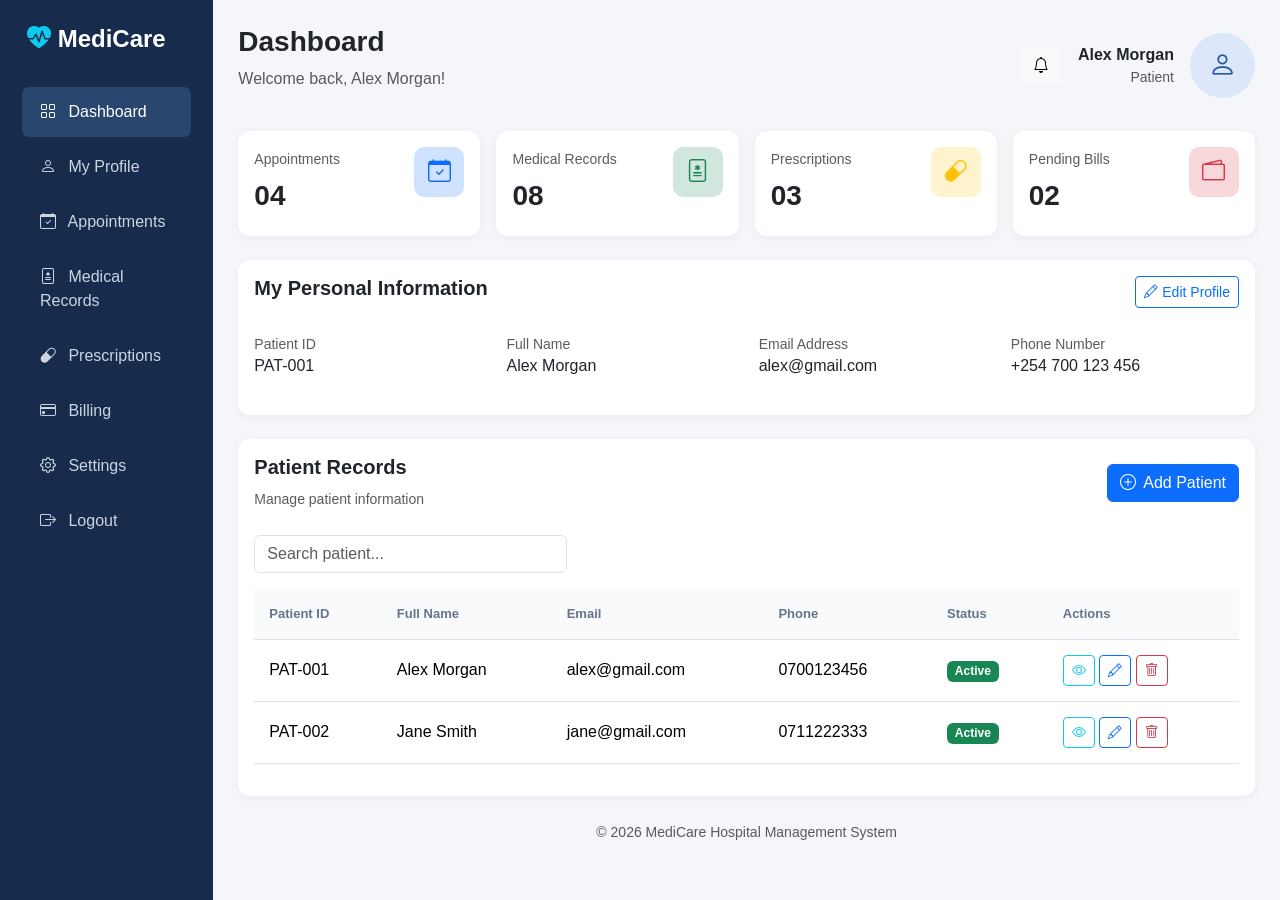
<file: patients/templates/dashboard.html>
<!DOCTYPE html>
<html lang="en">

<head>
    <meta charset="UTF-8">
    <meta name="viewport" content="width=device-width, initial-scale=1.0">
    <title>Bootstrap Illustration</title>
    <link rel="stylesheet" href="https://cdn.jsdelivr.net/npm/bootstrap@5.3.8/dist/css/bootstrap.min.css">
</head>

<body>
  
  
<!DOCTYPE html>
<html lang="en">
<head>
    <meta charset="UTF-8">
    <meta name="viewport" content="width=device-width, initial-scale=1.0">
    <title>Patient Dashboard - Hospital Management</title>

    <!-- Bootstrap CSS -->
    <link href="https://cdn.jsdelivr.net/npm/bootstrap@5.3.3/dist/css/bootstrap.min.css" rel="stylesheet">

    <!-- Bootstrap Icons -->
    <link href="https://cdn.jsdelivr.net/npm/bootstrap-icons@1.11.3/font/bootstrap-icons.css" rel="stylesheet">

    <style>
        body {
            background-color: #f4f6f9;
            font-family: Arial, sans-serif;
        }

        /* Sidebar */
        .sidebar {
            background: #172b4d;
            min-height: 100vh;
            color: white;
        }

        .sidebar h4 {
            padding: 25px 15px;
            font-weight: bold;
        }

        .sidebar a {
            display: block;
            color: #cbd5e1;
            padding: 13px 18px;
            text-decoration: none;
            border-radius: 7px;
            margin: 5px 10px;
        }

        .sidebar a:hover,
        .sidebar a.active {
            background: #29466e;
            color: white;
        }

        /* Main content */
        .main-content {
            padding: 25px;
        }

        /* Cards */
        .dashboard-card {
            border: none;
            border-radius: 12px;
            box-shadow: 0 2px 10px rgba(0,0,0,0.05);
        }

        .card-icon {
            width: 50px;
            height: 50px;
            border-radius: 10px;
            display: flex;
            align-items: center;
            justify-content: center;
            font-size: 23px;
        }

        /* Profile */
        .profile-card {
            border: none;
            border-radius: 12px;
            box-shadow: 0 2px 10px rgba(0,0,0,0.05);
        }

        .profile-image {
            width: 65px;
            height: 65px;
            border-radius: 50%;
            background: #dce8fa;
            color: #2455a4;
            display: flex;
            align-items: center;
            justify-content: center;
            font-size: 27px;
        }

        /* Table */
        .table-card {
            border: none;
            border-radius: 12px;
            box-shadow: 0 2px 10px rgba(0,0,0,0.05);
        }

        .table th {
            background: #f8fafc;
            color: #64748b;
            font-size: 13px;
            padding: 15px;
        }

        .table td {
            padding: 15px;
            vertical-align: middle;
        }

        @media(max-width: 768px) {
            .sidebar {
                min-height: auto;
            }

            .main-content {
                padding: 15px;
            }
        }
    </style>
</head>

<body>

<div class="container-fluid">
    <div class="row">

        <!-- SIDEBAR -->
        <div class="col-md-2 sidebar">

            <h4>
                <i class="bi bi-heart-pulse-fill text-info"></i>
                MediCare
            </h4>

            <a href="#" class="active">
                <i class="bi bi-grid me-2"></i> Dashboard
            </a>

            <a href="#">
                <i class="bi bi-person me-2"></i> My Profile
            </a>

            <a href="#">
                <i class="bi bi-calendar-check me-2"></i> Appointments
            </a>

            <a href="#">
                <i class="bi bi-file-medical me-2"></i> Medical Records
            </a>

            <a href="#">
                <i class="bi bi-capsule me-2"></i> Prescriptions
            </a>

            <a href="#">
                <i class="bi bi-credit-card me-2"></i> Billing
            </a>

            <a href="#">
                <i class="bi bi-gear me-2"></i> Settings
            </a>

            <a href="#">
                <i class="bi bi-box-arrow-right me-2"></i> Logout
            </a>

        </div>

        <!-- MAIN DASHBOARD -->
        <div class="col-md-10 main-content">

            <!-- TOP NAVBAR -->
            <div class="d-flex justify-content-between align-items-center mb-4">

                <div>
                    <h3 class="fw-bold">Dashboard</h3>
                    <p class="text-muted">Welcome back, Alex Morgan!</p>
                </div>

                <div class="d-flex align-items-center gap-3">

                    <button class="btn btn-light">
                        <i class="bi bi-bell"></i>
                    </button>

                    <div class="text-end">
                        <strong>Alex Morgan</strong>
                        <small class="d-block text-muted">Patient</small>
                    </div>

                    <div class="profile-image">
                        <i class="bi bi-person"></i>
                    </div>

                </div>
            </div>

            <!-- STATISTICS CARDS -->
            <div class="row g-3 mb-4">

                <div class="col-lg-3 col-md-6">
                    <div class="card dashboard-card p-3">
                        <div class="d-flex justify-content-between">
                            <div>
                                <small class="text-muted">Appointments</small>
                                <h3 class="fw-bold mt-2">04</h3>
                            </div>

                            <div class="card-icon bg-primary-subtle text-primary">
                                <i class="bi bi-calendar-check"></i>
                            </div>
                        </div>
                    </div>
                </div>

                <div class="col-lg-3 col-md-6">
                    <div class="card dashboard-card p-3">
                        <div class="d-flex justify-content-between">
                            <div>
                                <small class="text-muted">Medical Records</small>
                                <h3 class="fw-bold mt-2">08</h3>
                            </div>

                            <div class="card-icon bg-success-subtle text-success">
                                <i class="bi bi-file-medical"></i>
                            </div>
                        </div>
                    </div>
                </div>

                <div class="col-lg-3 col-md-6">
                    <div class="card dashboard-card p-3">
                        <div class="d-flex justify-content-between">
                            <div>
                                <small class="text-muted">Prescriptions</small>
                                <h3 class="fw-bold mt-2">03</h3>
                            </div>

                            <div class="card-icon bg-warning-subtle text-warning">
                                <i class="bi bi-capsule"></i>
                            </div>
                        </div>
                    </div>
                </div>

                <div class="col-lg-3 col-md-6">
                    <div class="card dashboard-card p-3">
                        <div class="d-flex justify-content-between">
                            <div>
                                <small class="text-muted">Pending Bills</small>
                                <h3 class="fw-bold mt-2">02</h3>
                            </div>

                            <div class="card-icon bg-danger-subtle text-danger">
                                <i class="bi bi-wallet2"></i>
                            </div>
                        </div>
                    </div>
                </div>

            </div>

            <!-- PATIENT PROFILE -->
            <div class="card profile-card mb-4">

                <div class="card-body">

                    <div class="d-flex justify-content-between mb-4">
                        <h5 class="fw-bold">My Personal Information</h5>

                        <button class="btn btn-outline-primary btn-sm">
                            <i class="bi bi-pencil"></i> Edit Profile
                        </button>
                    </div>

                    <div class="row">

                        <div class="col-md-3 mb-3">
                            <small class="text-muted">Patient ID</small>
                            <h6>PAT-001</h6>
                        </div>

                        <div class="col-md-3 mb-3">
                            <small class="text-muted">Full Name</small>
                            <h6>Alex Morgan</h6>
                        </div>

                        <div class="col-md-3 mb-3">
                            <small class="text-muted">Email Address</small>
                            <h6>alex@gmail.com</h6>
                        </div>

                        <div class="col-md-3 mb-3">
                            <small class="text-muted">Phone Number</small>
                            <h6>+254 700 123 456</h6>
                        </div>

                    </div>

                </div>
            </div>

            <!-- PATIENT RECORDS -->
            <div class="card table-card">

                <div class="card-body">

                    <div class="d-flex flex-wrap justify-content-between align-items-center mb-4">

                        <div>
                            <h5 class="fw-bold">Patient Records</h5>
                            <small class="text-muted">
                                Manage patient information
                            </small>
                        </div>

                        <button class="btn btn-primary">
                            <i class="bi bi-plus-circle me-1"></i>
                            Add Patient
                        </button>

                    </div>

                    <!-- SEARCH -->
                    <div class="row mb-3">

                        <div class="col-md-4">
                            <input type="text"
                                   class="form-control"
                                   placeholder="Search patient...">
                        </div>

                    </div>

                    <!-- TABLE -->
                    <div class="table-responsive">

                        <table class="table table-hover">

                            <thead>
                                <tr>
                                    <th>Patient ID</th>
                                    <th>Full Name</th>
                                    <th>Email</th>
                                    <th>Phone</th>
                                    <th>Status</th>
                                    <th>Actions</th>
                                </tr>
                            </thead>

                            <tbody>

                                <tr>
                                    <td>PAT-001</td>
                                    <td>Alex Morgan</td>
                                    <td>alex@gmail.com</td>
                                    <td>0700123456</td>
                                    <td>
                                        <span class="badge bg-success">
                                            Active
                                        </span>
                                    </td>

                                    <td>
                                        <button class="btn btn-sm btn-outline-info">
                                            <i class="bi bi-eye"></i>
                                        </button>

                                        <button class="btn btn-sm btn-outline-primary">
                                            <i class="bi bi-pencil"></i>
                                        </button>

                                        <button class="btn btn-sm btn-outline-danger">
                                            <i class="bi bi-trash"></i>
                                        </button>
                                    </td>
                                </tr>

                                <tr>
                                    <td>PAT-002</td>
                                    <td>Jane Smith</td>
                                    <td>jane@gmail.com</td>
                                    <td>0711222333</td>
                                    <td>
                                        <span class="badge bg-success">
                                            Active
                                        </span>
                                    </td>

                                    <td>
                                        <button class="btn btn-sm btn-outline-info">
                                            <i class="bi bi-eye"></i>
                                        </button>

                                        <button class="btn btn-sm btn-outline-primary">
                                            <i class="bi bi-pencil"></i>
                                        </button>

                                        <button class="btn btn-sm btn-outline-danger">
                                            <i class="bi bi-trash"></i>
                                        </button>
                                    </td>
                                </tr>

                            </tbody>

                        </table>

                    </div>

                </div>
            </div>

            <!-- FOOTER -->
            <footer class="text-center text-muted mt-4">
                <small>
                    © 2026 MediCare Hospital Management System
                </small>
            </footer>

        </div>

    </div>
</div>

<!-- Bootstrap JS -->
<script src="https://cdn.jsdelivr.net/npm/bootstrap@5.3.3/dist/js/bootstrap.bundle.min.js"></script>

</body>
</html>




    <script src="https://cdn.jsdelivr.net/npm/bootstrap@5.3.8/dist/js/bootstrap.bundle.min.js"></script>
</body>

</html>
</file>
